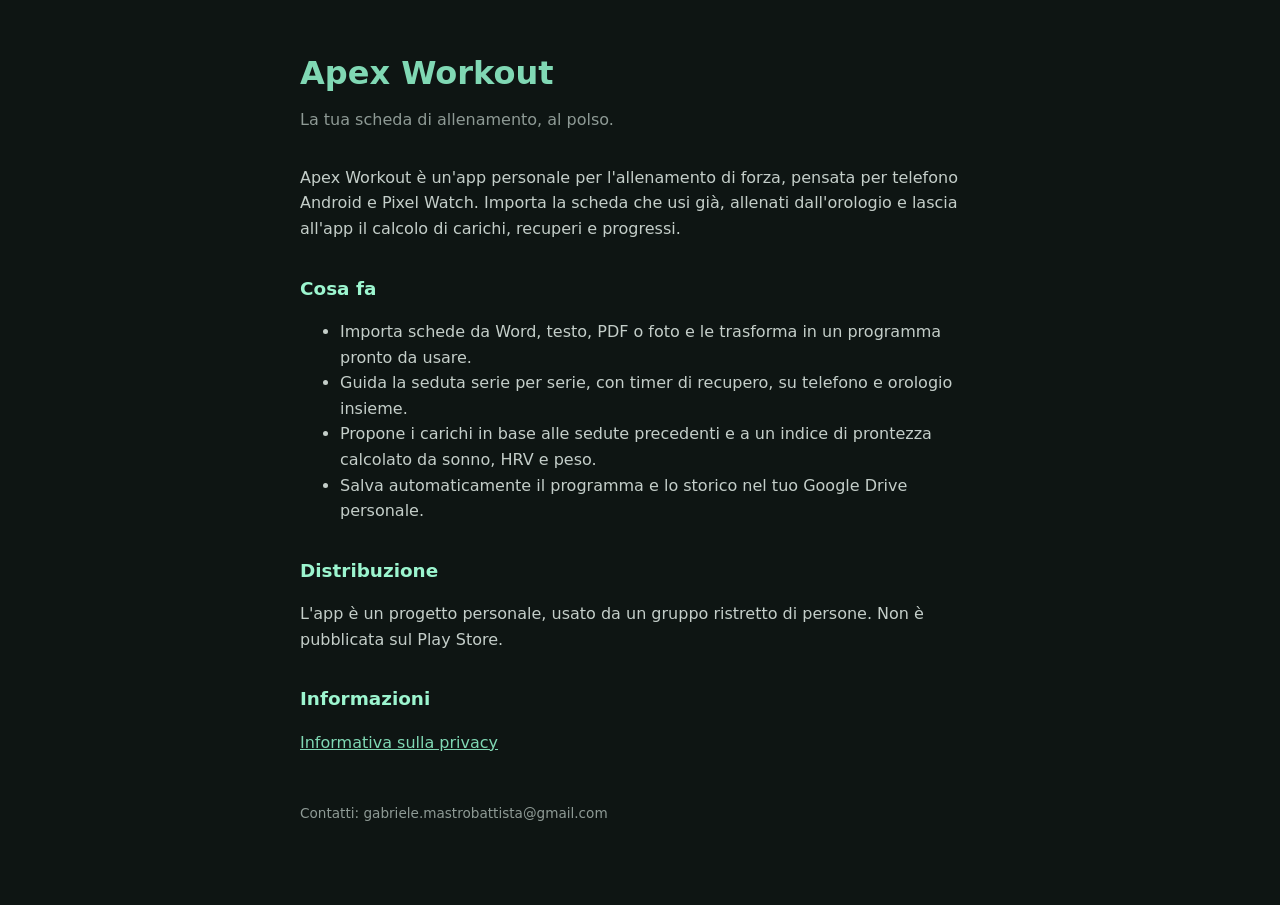
<file: index.html>
<!DOCTYPE html>
<html lang="it">
<head>
<meta charset="utf-8">
<meta name="viewport" content="width=device-width,initial-scale=1">
<title>Apex Workout</title>
<link rel="stylesheet" href="style.css">
</head>
<body>
<main>
<h1>Apex Workout</h1>
<p class="sub">La tua scheda di allenamento, al polso.</p>
<p>Apex Workout è un'app personale per l'allenamento di forza, pensata per telefono Android e Pixel Watch. Importa la scheda che usi già, allenati dall'orologio e lascia all'app il calcolo di carichi, recuperi e progressi.</p>
<h2>Cosa fa</h2>
<ul>
<li>Importa schede da Word, testo, PDF o foto e le trasforma in un programma pronto da usare.</li>
<li>Guida la seduta serie per serie, con timer di recupero, su telefono e orologio insieme.</li>
<li>Propone i carichi in base alle sedute precedenti e a un indice di prontezza calcolato da sonno, HRV e peso.</li>
<li>Salva automaticamente il programma e lo storico nel tuo Google Drive personale.</li>
</ul>
<h2>Distribuzione</h2>
<p>L'app è un progetto personale, usato da un gruppo ristretto di persone. Non è pubblicata sul Play Store.</p>
<h2>Informazioni</h2>
<p><a href="privacy.html">Informativa sulla privacy</a></p>
<footer>Contatti: gabriele.mastrobattista@gmail.com</footer>
</main>
</body>
</html>
</file>
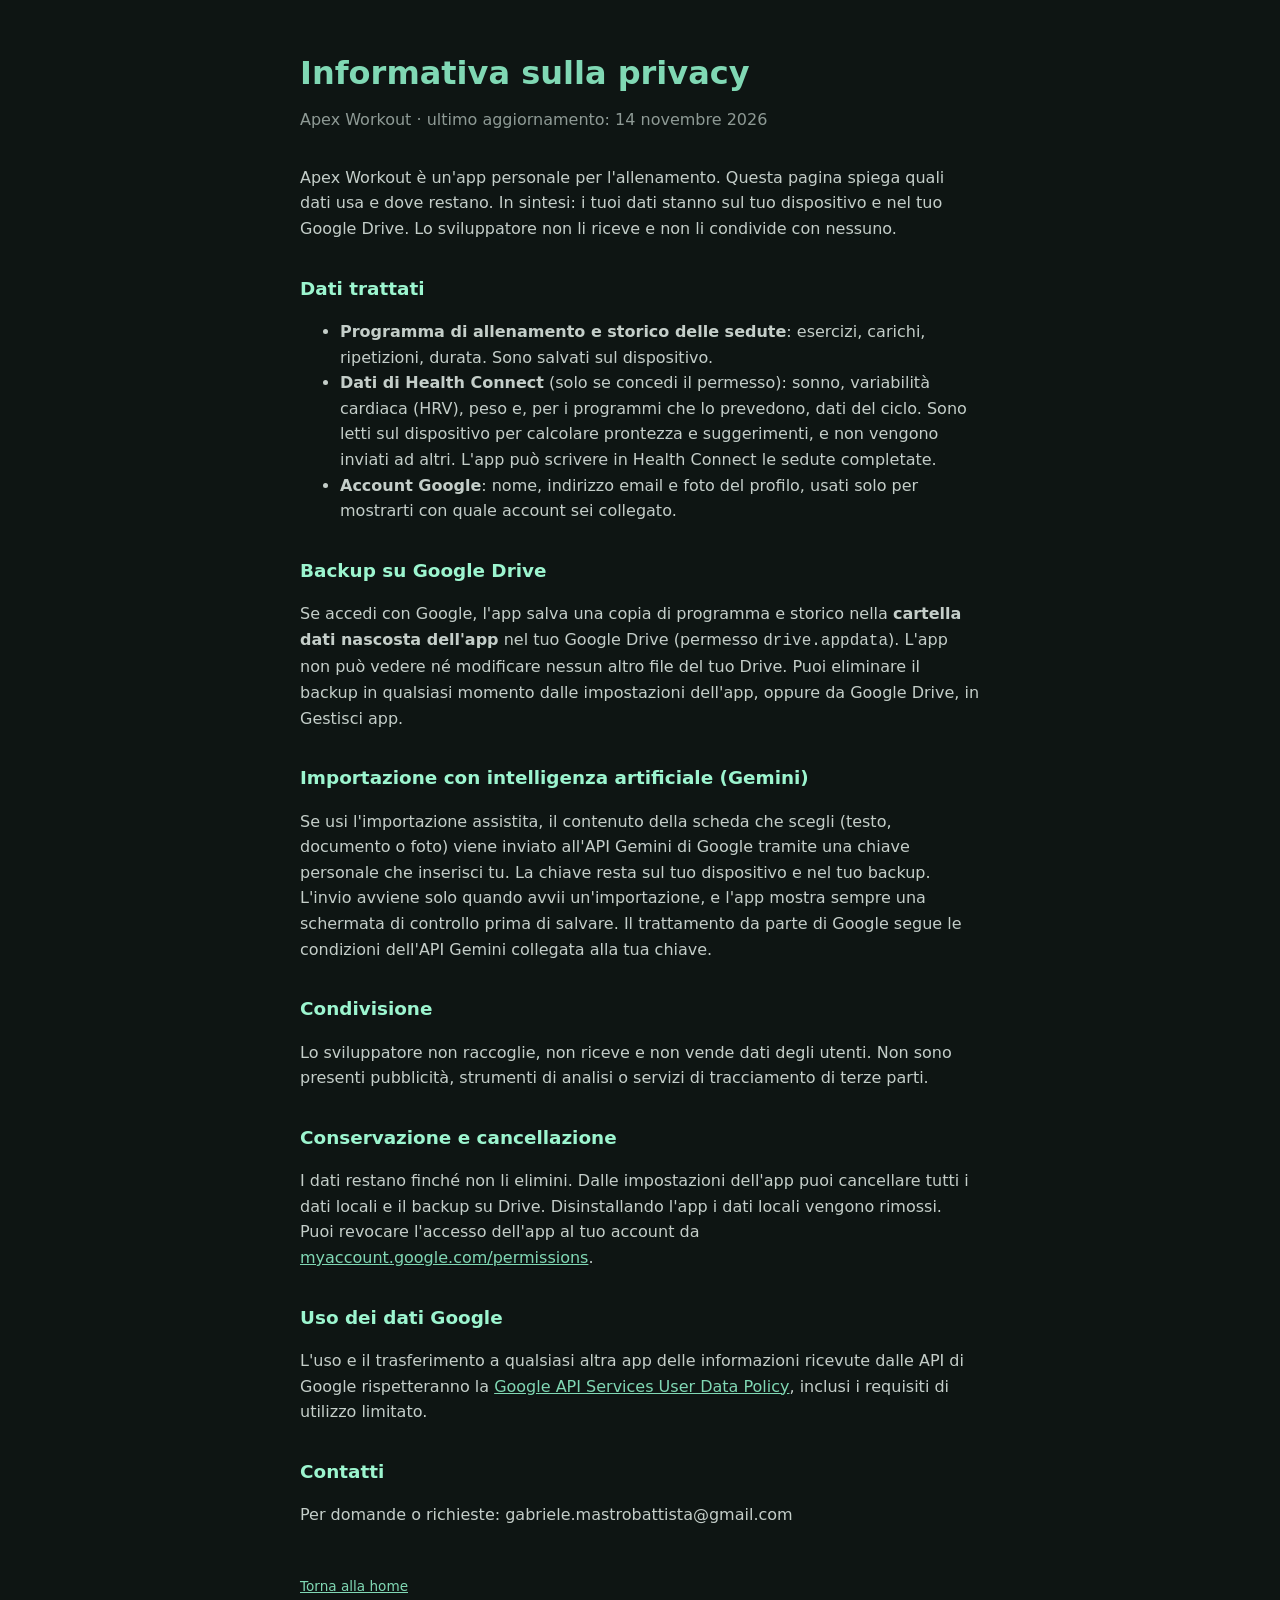
<file: privacy.html>
<!DOCTYPE html>
<html lang="it">
<head>
<meta charset="utf-8">
<meta name="viewport" content="width=device-width,initial-scale=1">
<title>Informativa sulla privacy · Apex Workout</title>
<link rel="stylesheet" href="style.css">
</head>
<body>
<main>
<h1>Informativa sulla privacy</h1>
<p class="sub">Apex Workout · ultimo aggiornamento: 14 novembre 2026</p>

<p>Apex Workout è un'app personale per l'allenamento. Questa pagina spiega quali dati usa e dove restano. In sintesi: i tuoi dati stanno sul tuo dispositivo e nel tuo Google Drive. Lo sviluppatore non li riceve e non li condivide con nessuno.</p>

<h2>Dati trattati</h2>
<ul>
<li><strong>Programma di allenamento e storico delle sedute</strong>: esercizi, carichi, ripetizioni, durata. Sono salvati sul dispositivo.</li>
<li><strong>Dati di Health Connect</strong> (solo se concedi il permesso): sonno, variabilità cardiaca (HRV), peso e, per i programmi che lo prevedono, dati del ciclo. Sono letti sul dispositivo per calcolare prontezza e suggerimenti, e non vengono inviati ad altri. L'app può scrivere in Health Connect le sedute completate.</li>
<li><strong>Account Google</strong>: nome, indirizzo email e foto del profilo, usati solo per mostrarti con quale account sei collegato.</li>
</ul>

<h2>Backup su Google Drive</h2>
<p>Se accedi con Google, l'app salva una copia di programma e storico nella <strong>cartella dati nascosta dell'app</strong> nel tuo Google Drive (permesso <code>drive.appdata</code>). L'app non può vedere né modificare nessun altro file del tuo Drive. Puoi eliminare il backup in qualsiasi momento dalle impostazioni dell'app, oppure da Google Drive, in Gestisci app.</p>

<h2>Importazione con intelligenza artificiale (Gemini)</h2>
<p>Se usi l'importazione assistita, il contenuto della scheda che scegli (testo, documento o foto) viene inviato all'API Gemini di Google tramite una chiave personale che inserisci tu. La chiave resta sul tuo dispositivo e nel tuo backup. L'invio avviene solo quando avvii un'importazione, e l'app mostra sempre una schermata di controllo prima di salvare. Il trattamento da parte di Google segue le condizioni dell'API Gemini collegata alla tua chiave.</p>

<h2>Condivisione</h2>
<p>Lo sviluppatore non raccoglie, non riceve e non vende dati degli utenti. Non sono presenti pubblicità, strumenti di analisi o servizi di tracciamento di terze parti.</p>

<h2>Conservazione e cancellazione</h2>
<p>I dati restano finché non li elimini. Dalle impostazioni dell'app puoi cancellare tutti i dati locali e il backup su Drive. Disinstallando l'app i dati locali vengono rimossi. Puoi revocare l'accesso dell'app al tuo account da <a href="https://myaccount.google.com/permissions">myaccount.google.com/permissions</a>.</p>

<h2>Uso dei dati Google</h2>
<p>L'uso e il trasferimento a qualsiasi altra app delle informazioni ricevute dalle API di Google rispetteranno la <a href="https://developers.google.com/terms/api-services-user-data-policy">Google API Services User Data Policy</a>, inclusi i requisiti di utilizzo limitato.</p>

<h2>Contatti</h2>
<p>Per domande o richieste: gabriele.mastrobattista@gmail.com</p>

<footer><a href="index.html">Torna alla home</a></footer>
</main>
</body>
</html>
</file>
<file: style.css>
:root{color-scheme:dark}
body{margin:0;background:#0E1513;color:#DDE5E1;font:16px/1.6 system-ui,-apple-system,"Segoe UI",Roboto,sans-serif}
main{max-width:680px;margin:0 auto;padding:48px 24px 80px}
h1{font-size:2rem;margin:0 0 8px;color:#80D8B4}
h2{font-size:1.15rem;margin:32px 0 8px;color:#9CF5CF}
p,li{color:#C4CEC9}
a{color:#80D8B4}
.sub{color:#8E9A95;margin:0 0 32px}
footer{margin-top:48px;font-size:.85rem;color:#8E9A95}
</file>
